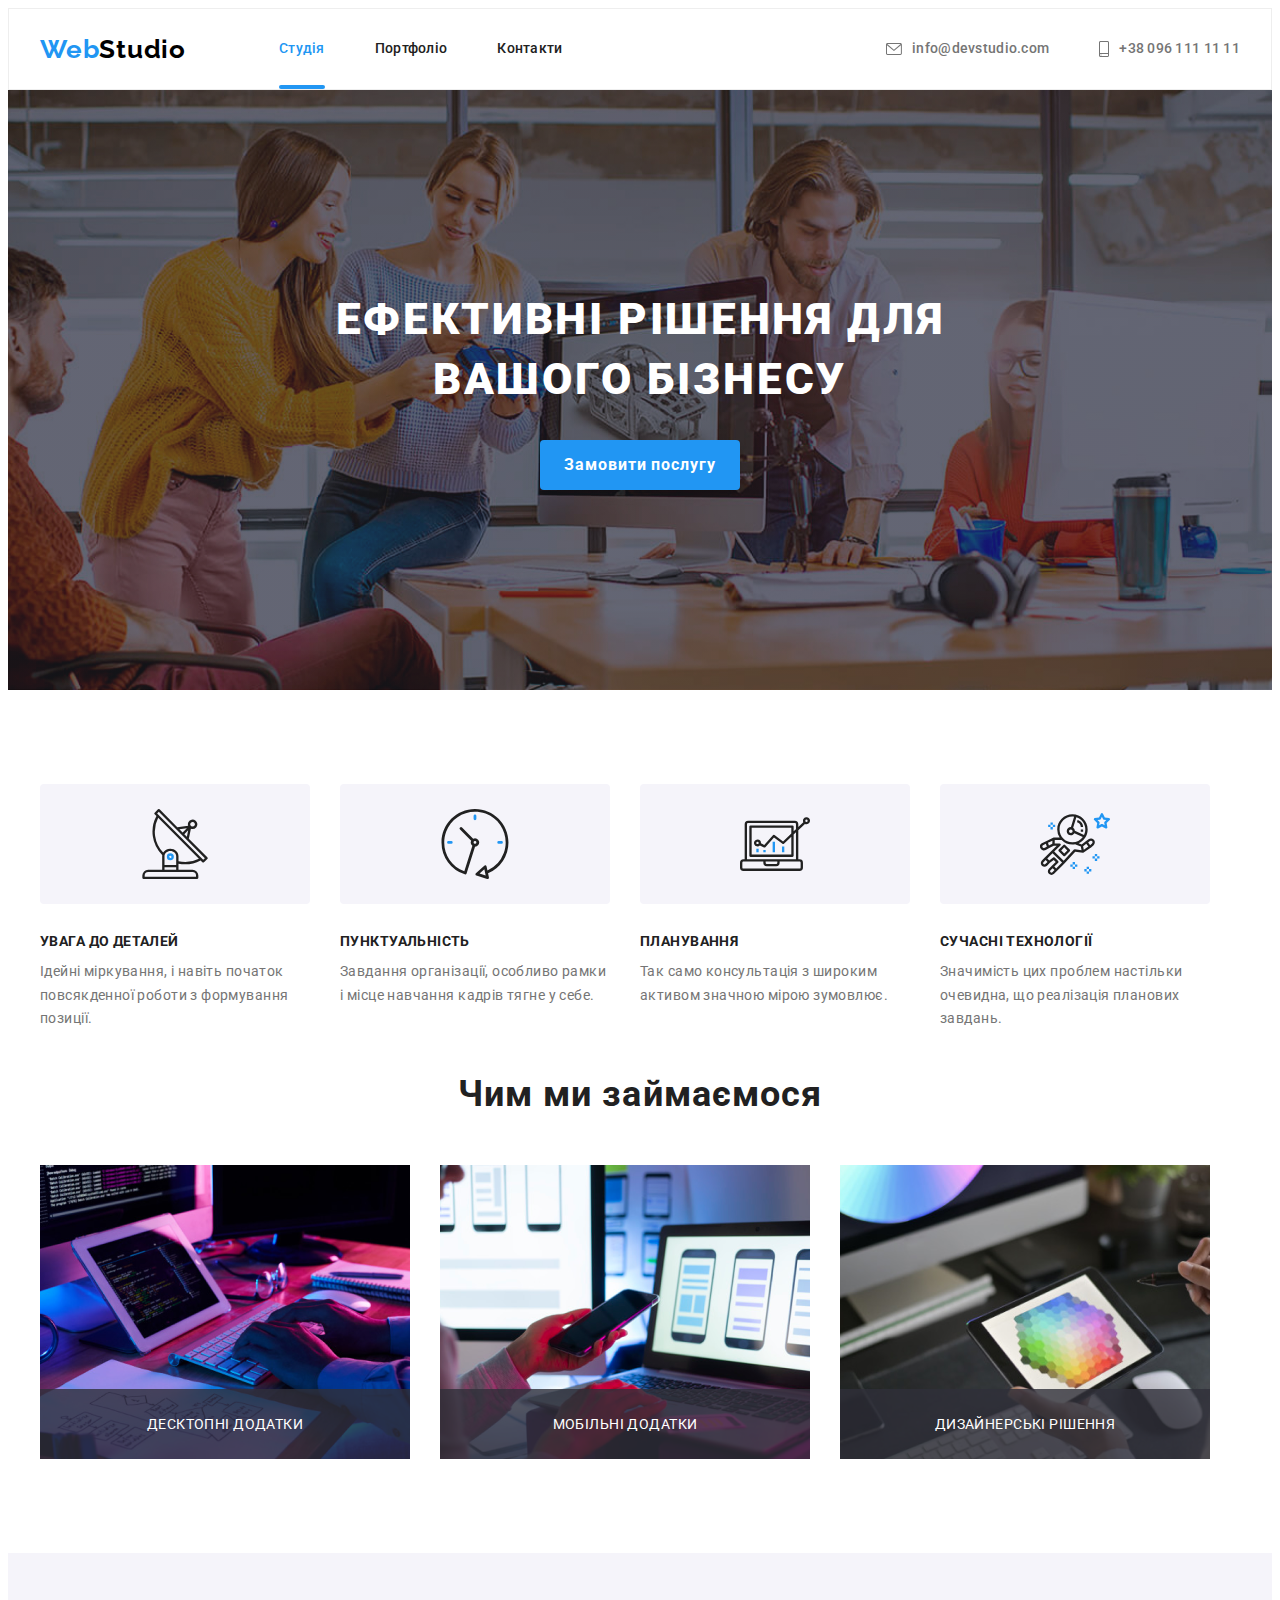
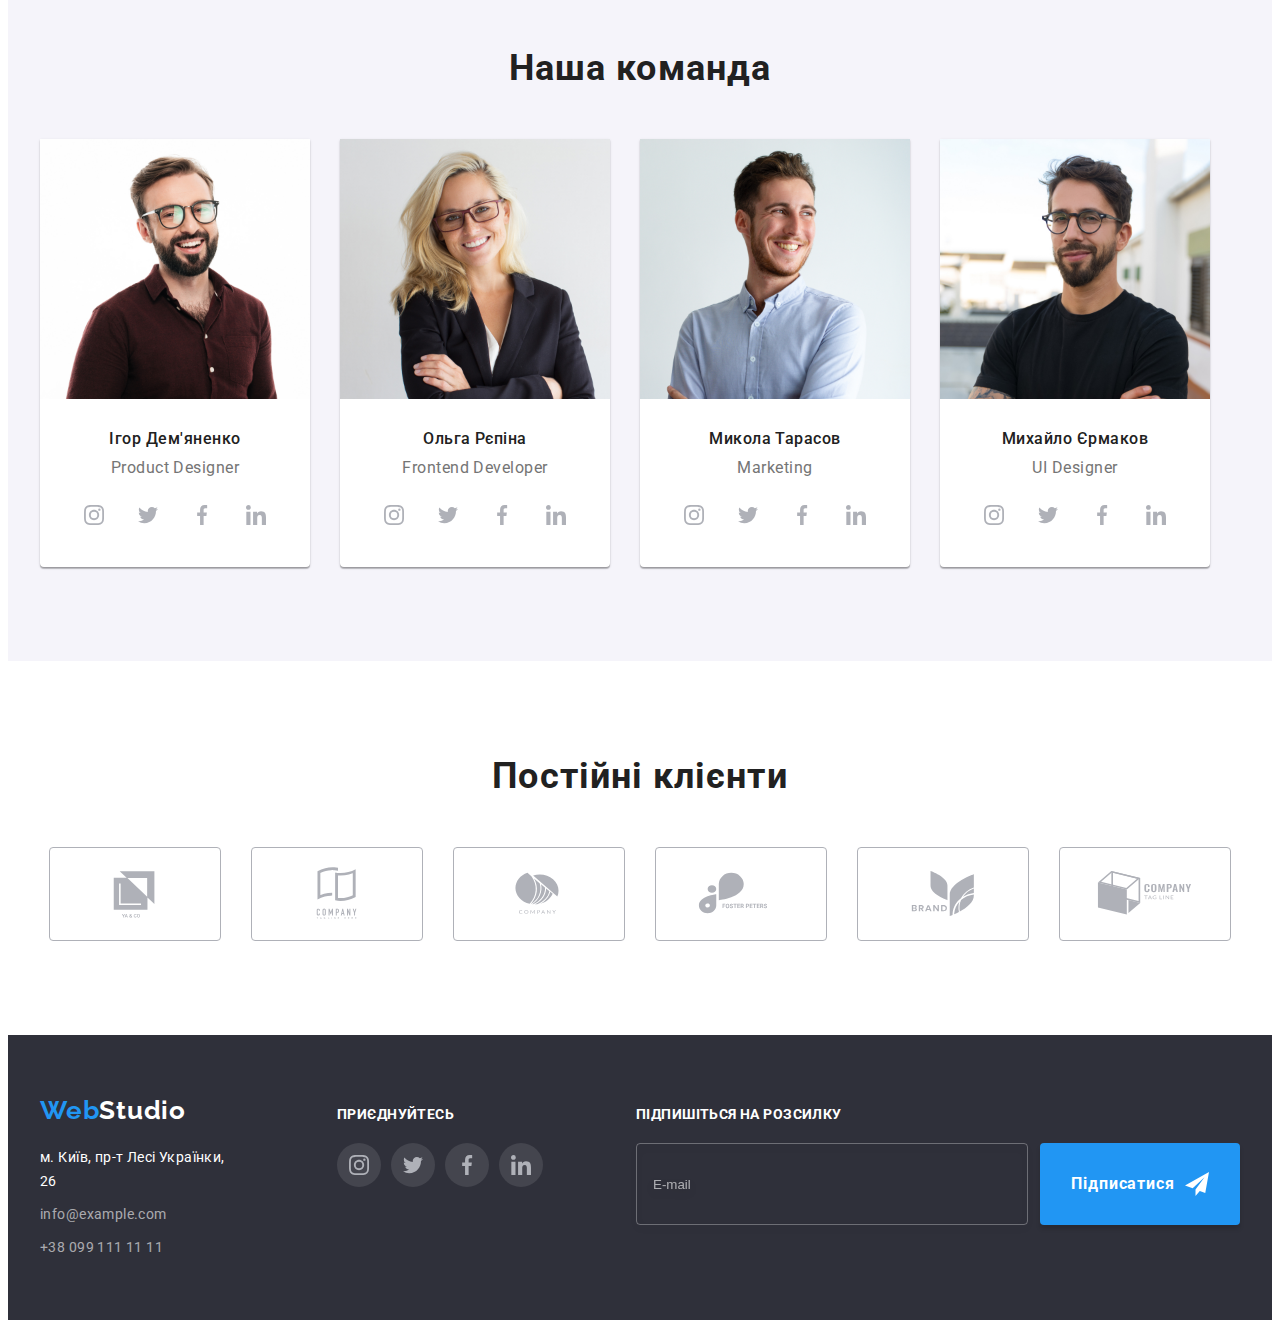
<file: index.html>
<!DOCTYPE html>
<html lang="ua">
<head>
    <meta charset="UTF-8">
    <meta http-equiv="X-UA-Compatible" content="IE=edge">
    <meta name="viewport" content="width=device-width, initial-scale=1.0">
    <title>Студія</title>
    <link rel="preconnect" href="https://fonts.googleapis.com">
    <link rel="preconnect" href="https://fonts.gstatic.com" crossorigin>
    <link href="https://fonts.googleapis.com/css2?family=Raleway:wght@700&family=Roboto:wght@400;500;700;900&display=swap"
        rel="stylesheet">
    <link rel="stylesheet" href="https://cdnjs.cloudflare.com/ajax/libs/modern-normalize/1.1.0/modern-normalize.min.css"
            integrity="sha512-wpPYUAdjBVSE4KJnH1VR1HeZfpl1ub8YT/NKx4PuQ5NmX2tKuGu6U/JRp5y+Y8XG2tV+wKQpNHVUX03MfMFn9Q=="
            crossorigin="anonymous" referrerpolicy="no-referrer" />
    <link rel="stylesheet" href="./css/styles.css">
</head>
<body>
    <!-- HEADER -->
    <header class="header">
       <div class="container header-container">
           <nav class="nav-header">
                <a class="link logo logo-header" href="./index.html" lang="en">
                <span class="logo-first-part">Web</span><span class="logo-second-part-theme-light">Studio</span>
                </a>
                <ul class="main-information-list list">
                    <li class="main-information-item">
                        <a class="main-information-link current link" href="./index.html">Студія</a>
                    </li>
                    <li class="main-information-item">
                        <a class="main-information-link link" href="./portfolio.html">Портфоліо</a>
                    </li>
                    <li class="main-information-item">
                        <a class="main-information-link link" href="">Контакти</a>
                    </li>
                </ul>
            </nav>
            <ul class="contacts list">
                <li class="contact-item">
                    <a class="contact-mail contact-link link" href="mailto:info@devstudio.com">
                        <svg class="contact-icon" width="16" height="12">
                            <use href="./images/icons.svg#envelope">
                            </use>                       
                        </svg> 
                    info@devstudio.com 
                </a>
                </li>
                <li class="contact-item">
                    <a class="contact-number contact-link link" href="tel:+380961111111"> 
                        <svg class="contact-icon" width="10" height="16">
                            <use href="./images/icons.svg#smartphone">
                            </use>
                        </svg>
                        +38 096 111 11 11 </a>
                </li>
            </ul>
        </div>
    </header>
    <main>
        <!-- HERO -->
        <section class="hero">
            <div class="container">
                <h1 class="tittle"> Ефективні рішення для вашого бізнесу </h1>
                <button class="modal-btn" type="button" data-modal-open>Замовити послугу</button>
            </div>
        </section>
        <!-- ADVANTAGES -->
        <section class="section">
           <div class="container">
               <h2 class="visually-hidden"> Наші переваги </h2>
            <ul class="advantages-list list">
                <li class="advantages-list-item">
                    <div class="advantages-frame">
                        <svg class="advantages-icons" width="70" height="70">
                            <use href="./images/icons.svg#antenna">
                            </use>
                        </svg>
                    </div>
                    <h3 class="advantages-item">Увага до деталей</h3>
                    <p class="advantages-discription">Ідейні міркування, і навіть початок повсякденної роботи з формування позиції.</p>
                </li>
                <li class="advantages-list-item">
                    <div class="advantages-frame">
                        <svg class="advantages-icons" width="70" height="70">
                            <use href="./images/icons.svg#clock">
                            </use>
                        </svg>
                    </div>
                    <h3 class="advantages-item">Пунктуальність</h3>
                    <p class="advantages-discription">Завдання організації, особливо рамки і місце навчання кадрів тягне у себе.
                    </p>
                </li>
                <li class="advantages-list-item">
                    <div class="advantages-frame">
                        <svg class="advantages-icons" width="70" height="70">
                            <use href="./images/icons.svg#diagram">
                            </use>
                        </svg>
                    </div>
                    <h3 class="advantages-item">Планування</h3>
                    <p class="advantages-discription">Так само консультація з широким активом значною мірою зумовлює.</p>
                </li>
                <li class="advantages-list-item">
                    <div class="advantages-frame">
                        <svg class="advantages-icons" width="70" height="70">
                            <use href="./images/icons.svg#astronaut">
                            </use>
                        </svg>
                    </div>                   
                    <h3 class="advantages-item">Сучасні технології</h3>
                    <p class="advantages-discription">Значимість цих проблем настільки очевидна, що реалізація планових завдань. 
                    </p>
                </li>
            </ul>
            </div>
            </section>
            <!-- ABOUT -->
            <section class="about section">
                <div class="container">
                    <h2 class="about-our-business">Чим ми займаємося</h2>
                    <ul class="about-list list">
                        <li class="about-item">
                            <div class="about-img-box">
                                <img class="about-img" src="./images/business/business-img-1.png"
                                alt="працівник набирає текст" width="370" height="294">
                                <div class="about-discription"><p>Десктопні додатки</p>
                                </div>
                            </div>
                        </li>
                        <li class="about-item">
                            <div class="about-img-box">
                                <img class="about-img" src="./images/business/business-img-2.png"
                                alt="працівник обирає макет" width="370" height="294">
                                <div class="about-discription"><p>Мобільні додатки</p>
                                </div>
                            </div>
                        </li>
                        <li class="about-item">
                            <div class="about-img-box"><img class="about-img" src="./images/business/business-img-3.png"
                                alt="працівник обирає колір" width="370" height="294">
                                <div class="about-discription"><p>Дизайнерські рішення</p>
                                </div>
                            </div>
                        </li>
                    </ul>       
        </div>
        </section>
        <!-- EMPLOYEES -->
        <section class="employees section">
            <div class="container employees-container">
                <h2 class="our-employees">Наша команда</h2>
                <ul class="employees-list list">
                    <li class="employees-item">
                        <img class="employees-img" src="./images/employees/product_designer.jpg" alt="Ігор Дем'яненко" width="270"
                            height="260">
                        <div class="employees-information">
                            <h3 class="employees-name">Ігор Дем'яненко</h3>
                            <p class="employees-position" lang="en">Product Designer</p>
                            <ul class="socials-list list">
                                <li class="socials-item">
                                    <a class="socials-link link" href="" target="_blank" rel="noopener noreferrer" aria-label="іконка Instagram">
                                        <svg class="socials-icon" width="20" height="20">
                                            <use href="./images/icons.svg#instagram"></use>
                                        </svg>
                                    </a>
                                </li>
                                <li class="socials-item">
                                    <a class="socials-link link" href="" target="_blank" rel="noopener noreferrer" aria-label="іконка Twitter">
                                        <svg class="socials-icon" width="20" height="20">
                                            <use href="./images/icons.svg#twitter"></use>
                                        </svg>
                                    </a>
                                </li>
                                <li class="socials-item">
                                    <a class="socials-link link" href="" target="_blank" rel="noopener noreferrer" aria-label="іконка Facebook">
                                        <svg class="socials-icon" width="20" height="20">
                                            <use href="./images/icons.svg#facebook"></use>
                                        </svg>
                                    </a>
                                </li>
                                <li class="socials-item">
                                    <a class="socials-link link" href="" target="_blank" rel="noopener noreferrer" aria-label="іконка Linkedin">
                                        <svg class="socials-icon" width="20" height="20">
                                            <use href="./images/icons.svg#linkedin"></use>
                                        </svg>
                                    </a>
                                </li>
                            </ul>
                        </div>
                        
                    </li>
                    <li class="employees-item">
                        <img class="employees-img" src="./images/employees/frontend_developer.jpg" alt="Ольга Рєпіна" width="270"
                            height="260">
                        <div class="employees-information">
                            <h3 class="employees-name">Ольга Рєпіна</h3>
                            <p class="employees-position" lang="en">Frontend Developer</p>
                            <ul class="socials-list list">
                                <li class="socials-item">
                                    <a class="socials-link link" href="" target="_blank" rel="noopener noreferrer" aria-label="іконка Instagram">
                                        <svg class="socials-icon" width="20" height="20">
                                            <use href="./images/icons.svg#instagram"></use>
                                        </svg>
                                    </a>
                                </li>
                                <li class="socials-item">
                                    <a class="socials-link link" href="" target="_blank" rel="noopener noreferrer" aria-label="іконка Twitter">
                                        <svg class="socials-icon" width="20" height="20">
                                            <use href="./images/icons.svg#twitter"></use>
                                        </svg>
                                    </a>
                                </li>
                                <li class="socials-item">
                                    <a class="socials-link link" href="" target="_blank" rel="noopener noreferrer" aria-label="іконка Facebook">
                                        <svg class="socials-icon" width="20" height="20">
                                            <use href="./images/icons.svg#facebook"></use>
                                        </svg>
                                    </a>
                                </li>
                                <li class="socials-item">
                                    <a class="socials-link link" href="" target="_blank" rel="noopener noreferrer" aria-label="іконка Linkedin">
                                        <svg class="socials-icon" width="20" height="20">
                                            <use href="./images/icons.svg#linkedin"></use>
                                        </svg>
                                    </a>
                                </li>
                            </ul>
                        </div>
                        
                    </li>
                    <li class="employees-item">
                        <img class="employees-img" src="./images/employees/marketing.jpg" alt="Микола Тарасов" width="270"
                            height="260">
                        <div class="employees-information">
                            <h3 class="employees-name">Микола Тарасов</h3>
                            <p class="employees-position" lang="en">Marketing</p>
                            <ul class="socials-list list">
                                <li class="socials-item">
                                    <a class="socials-link link" href="" target="_blank" rel="noopener noreferrer" aria-label="іконка Instagram">
                                        <svg class="socials-icon" width="20" height="20">
                                            <use href="./images/icons.svg#instagram"></use>
                                        </svg>
                                    </a>
                                </li>
                                <li class="socials-item">
                                    <a class="socials-link link" href="" target="_blank" rel="noopener noreferrer" aria-label="іконка Twitter">
                                        <svg class="socials-icon" width="20" height="20">
                                            <use href="./images/icons.svg#twitter"></use>
                                        </svg>
                                    </a>
                                </li>
                                <li class="socials-item">
                                    <a class="socials-link link" href="" target="_blank" rel="noopener noreferrer" aria-label="іконка Facebook">
                                        <svg class="socials-icon" width="20" height="20">
                                            <use href="./images/icons.svg#facebook"></use>
                                        </svg>
                                    </a>
                                </li>
                                <li class="socials-item">
                                    <a class="socials-link link" href="" target="_blank" rel="noopener noreferrer" aria-label="іконка Linkedin">
                                        <svg class="socials-icon" width="20" height="20">
                                            <use href="./images/icons.svg#linkedin"></use>
                                        </svg>
                                    </a>
                                </li>
                            </ul>
                        </div>                       
                    </li>
                    <li class="employees-item">
                        <img class="employees-img" src="./images/employees/uI_designer.jpg" alt="Михайло Єрмаков" width="270"
                            height="260">
                        <div class="employees-information">
                            <h3 class="employees-name">Михайло Єрмаков</h3>
                            <p class="employees-position" lang="en">UI Designer</p>
                            <ul class="socials-list list">
                                <li class="socials-item">
                                    <a class="socials-link link" href="" target="_blank" rel="noopener noreferrer" aria-label="іконка Instagram">
                                        <svg class="socials-icon" width="20" height="20">
                                            <use href="./images/icons.svg#instagram"></use>
                                        </svg>
                                    </a>
                                </li>
                                <li class="socials-item">
                                    <a class="socials-link link" href="" target="_blank" rel="noopener noreferrer" aria-label="іконка Twitter">
                                        <svg class="socials-icon" width="20" height="20">
                                            <use href="./images/icons.svg#twitter"></use>
                                        </svg>
                                    </a>
                                </li>
                                <li class="socials-item">
                                    <a class="socials-link link" href="" target="_blank" rel="noopener noreferrer" aria-label="іконка Facebook">
                                        <svg class="socials-icon" width="20" height="20">
                                            <use href="./images/icons.svg#facebook"></use>
                                        </svg>
                                    </a>
                                </li>
                                <li class="socials-item">
                                    <a class="socials-link link" href="" target="_blank" rel="noopener noreferrer" aria-label="іконка Linkedin">
                                        <svg class="socials-icon" width="20" height="20">
                                            <use href="./images/icons.svg#linkedin"></use>
                                        </svg>
                                    </a>
                                </li>
                            </ul>
                        </div>
                    </li>
                </ul>
            </div>
        </section>
        <section class="customers section">
            <div class="container">
                <h2 class="our-customers">Постійні клієнти</h2>
                <ul class="list customers-list">
                    <li class="customers-item">
                        <a class="customers-link" href="" target="_blank" rel="noopener noreferrer">
                            <svg class="customers-icons" width="106" height="60">
                                <use href="./images/icons.svg#logo-1">
                                </use>
                            </svg>
                        </a>                        
                    </li>
                    <li class="customers-item">
                        <a class="customers-link" href="" target="_blank" rel="noopener noreferrer">
                            <svg class="customers-icons" width="106" height="60">
                                <use href="./images/icons.svg#logo-2">
                                </use>
                            </svg>
                        </a>                       
                    </li>
                    <li class="customers-item">
                        <a class="customers-link" href="" target="_blank" rel="noopener noreferrer">
                            <svg class="customers-icons" width="106" height="60">
                                <use href="./images/icons.svg#logo-3">
                                </use>
                            </svg>
                        </a>
                        
                    </li>
                    <li class="customers-item">
                        <a class="customers-link" href="" target="_blank" rel="noopener noreferrer">
                            <svg class="customers-icons" width="106" height="60">
                                <use href="./images/icons.svg#logo-4">
                                </use>
                            </svg>
                        </a>                       
                    </li>
                    <li class="customers-item">
                        <a class="customers-link" href="" target="_blank" rel="noopener noreferrer">
                            <svg class="customers-icons" width="106" height="60">
                                <use href="./images/icons.svg#logo-5">
                                </use>
                            </svg>
                        </a>                       
                    </li>
                    <li class="customers-item">
                        <a class="customers-link" href="" target="_blank" rel="noopener noreferrer">
                            <svg class="customers-icons" width="106" height="60">
                                <use href="./images/icons.svg#logo-6">
                                </use>
                            </svg>
                        </a>                        
                    </li>
                </ul>
            </div>
        </section>
    </main>
    <!-- FOOTER -->
    <footer class="footer">
        <div class="container footer-container">
            <div class="footer-main">
                <a class="logo link" href="./index.html" lang="en">
                    <span class="logo-first-part">Web</span><span class="logo-second-part-theme-dark">Studio</span>
                </a>
                <address class="address">
                    <ul class="contact-info-list list">
                        <li class="contact-info-item"><a class="contact-info-link contact-info-link-address link"
                                href="https://goo.gl/maps/YMytQSWN1X3MKWsU9" target="_blank" rel="noopener noreferrer">
                                м. Київ, пр-т Лесі Українки, 26</a>
                        </li>
                        <li class="contact-info-item">
                            <a class="contact-info-link link" href="mailto:info@example.com">info@example.com </a>
                        </li>
                        <li class="contact-info-item">
                            <a class="contact-info-link link" href="tel:+380991111111"> +38 099 111 11 11 </a>
                        </li>
                    </ul>
                </address>
            </div>
            <div class="join">
                <h2 class="to-join">приєднуйтесь</h2>
                <ul class="socials-list list">
                    <li class="socials-item">
                        <a class="socials-link socials-link-dark-theme link" href="" target="_blank" rel="noopener noreferrer" aria-label="іконка Instagram">
                            <svg class="socials-icon" width="20" height="20">
                                <use href="./images/icons.svg#instagram"></use>
                            </svg>
                        </a>
                    </li>
                    <li class="socials-item">
                        <a class="socials-link socials-link-dark-theme link" href="" target="_blank" rel="noopener noreferrer" aria-label="іконка Twitter">
                            <svg class="socials-icon" width="20" height="20">
                                <use href="./images/icons.svg#twitter"></use>
                            </svg>
                        </a>
                    </li>
                    <li class="socials-item">
                        <a class="socials-link socials-link-dark-theme link" href="" target="_blank" rel="noopener noreferrer" aria-label="іконка Facebook">
                            <svg class="socials-icon" width="20" height="20">
                                <use href="./images/icons.svg#facebook"></use>
                            </svg>
                        </a>
                    </li>
                    <li class="socials-item">
                        <a class="socials-link socials-link-dark-theme link" href="" target="_blank" rel="noopener noreferrer" aria-label="іконка Linkedin">
                            <svg class="socials-icon" width="20" height="20">
                                <use href="./images/icons.svg#linkedin"></use>
                            </svg>
                        </a>
                    </li>
                </ul>
            </div>
            <div class="join-form-box">
                <p class="to-join">Підпишіться на розсилку</p>
                <form class="join-form">
                    <label class="join-form-label" for="join-user-email">E-mail</label>
                    <div class="join-form-field">
                        <input class="join-form-input" id="join-user-email" type="email" name="join-user-email" placeholder="E-mail">
                        <button class="modal-btn join-form-btn" type="submit">Підписатися
                            <svg class="join-form-icon" width="24" height="24">
                                <use href="./images/icons.svg#icon-send"></use>
                            </svg>
                        </button>
                    </div>
                </form>
            </div>
        </div>
    </footer>

<div class="backdrop is-hidden" data-modal>
    <div class="modal">
        <button type="button" class="modal-btn-close" data-modal-close>
            <svg class="modal-icon" width="18" height="18">
                <use href="./images/icons.svg#icon-close"></use>
            </svg>
        </button>
        <p class="contact-form-request">Залиште свої дані, ми вам передзвонимо</p>
        <form name="contact-form" autocomplete="off" class="contact-form">
            <label class="form-label" for="user-name">Ім'я</label>
            <div class="form-field">               
                <input class="form-input" id="user-name" type="text" name="user-name">
                <svg class="form-icon" width="18" height="18">
                    <use href="./images/icons.svg#icon-name"></use>
                </svg>
            </div>

            <label class="form-label" for="user-phone">Телефон</label>
            <div class="form-field">                
                <input class="form-input" id="user-phone" type="tel" name="user-phone">
                <svg class="form-icon" width="18" height="18">
                    <use href="./images/icons.svg#icon-phone-black"></use>
                </svg>
            </div>

            <label class="form-label" for="user-email">Пошта</label>
            <div class="form-field">                
                <input class="form-input" id="user-email" type="email" name="user-email">
                <svg class="form-icon" width="18" height="18">
                    <use href="./images/icons.svg#icon-email"></use>
                </svg>
            </div>

            <div class="form-field">
                <label class="form-label" for="user-comment">Коментар</label>
                <textarea class="form-input form-textarea" name="user-comment" id="user-comment" placeholder="Введіть текст" ></textarea>
            </div>

            <div class="form-field-checkbox">
                <input class="form-input-checkbox" id="user-agreement" type="checkbox" name="user-agreement">
                <svg class="checkbox-icon" width="16" height="15">
                    <use href="./images/icons.svg#icon-check"></use>
                </svg>               
                <label class="form-label-checkbox" for="user-agreement">Погоджуюся з розсилкою та приймаю 
                    <a href="#" class="checkbox-contract">Умови договору</a>
                </label>
            </div>
            <button type="submit" class="modal-btn">Відправити</button>
        </form>
    </div>
</div>

    <script src="./js/modal.js"></script>
</body>
</html>
</file>
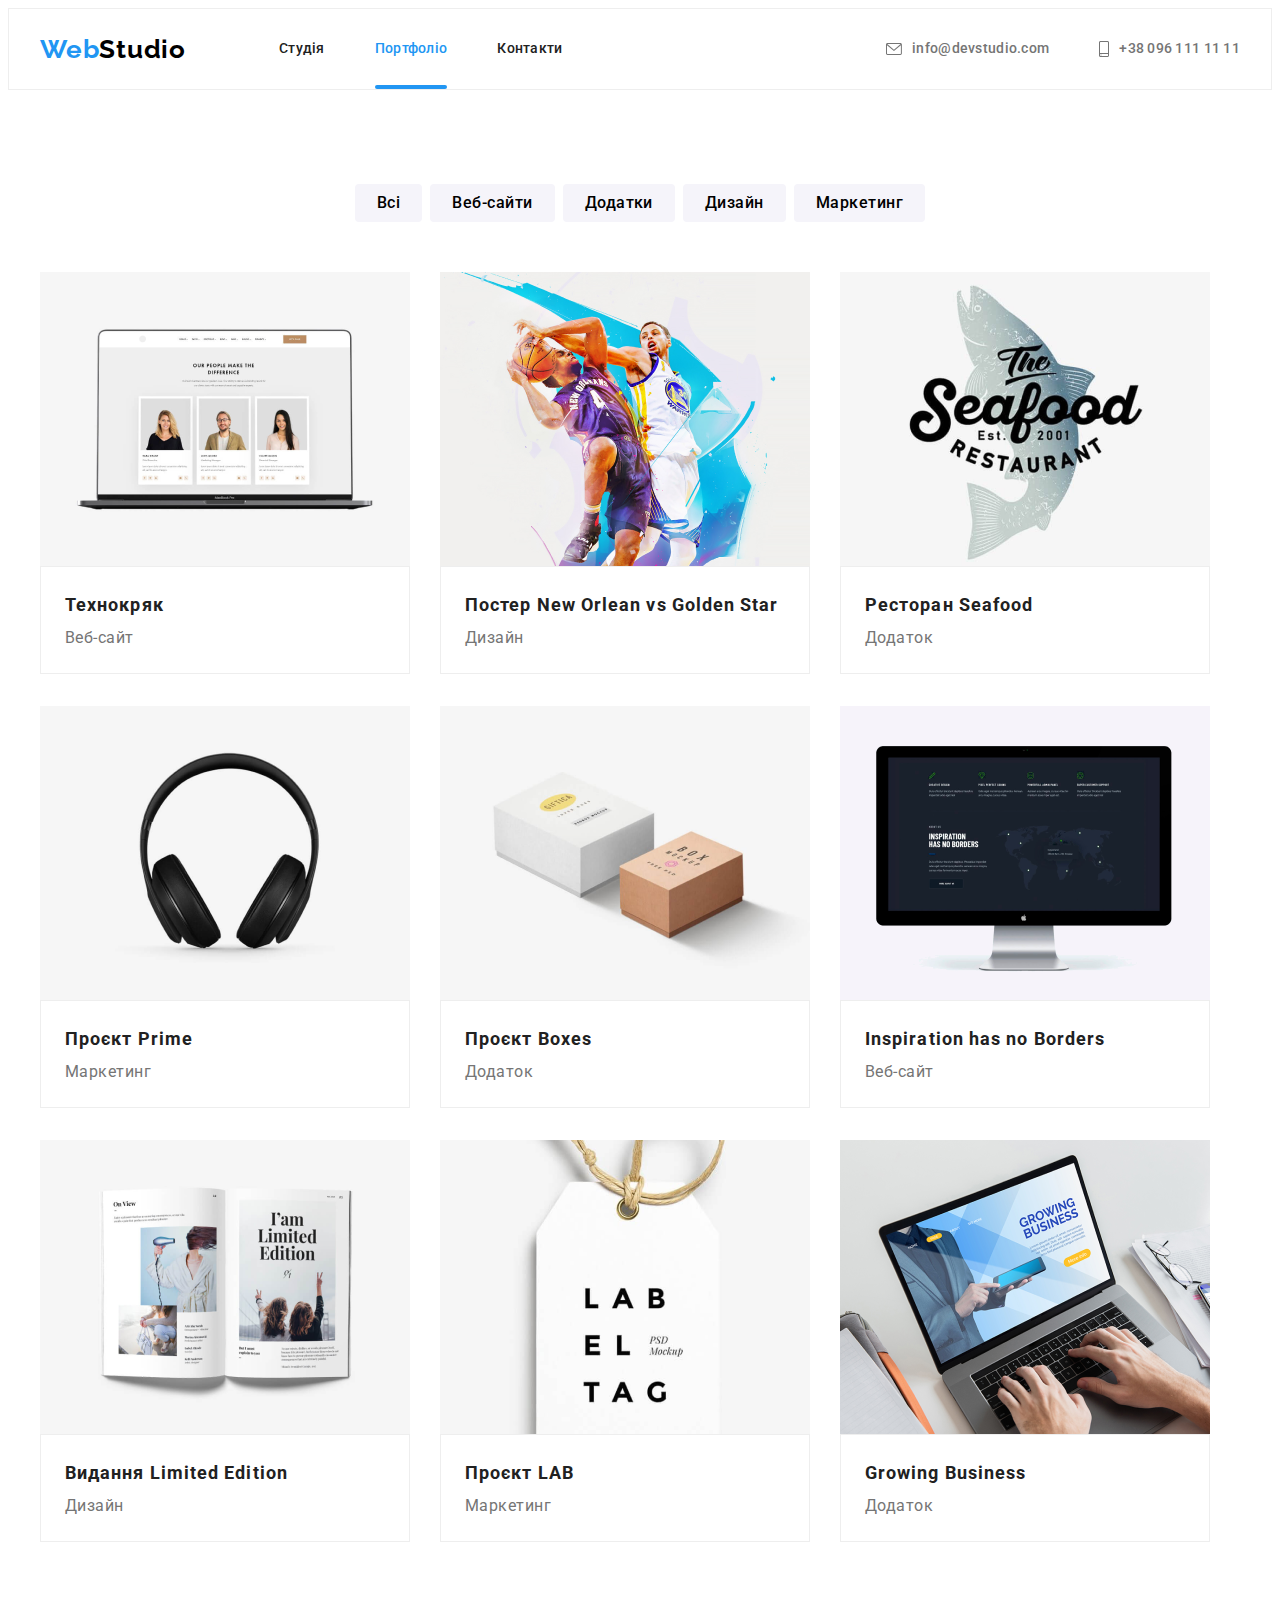
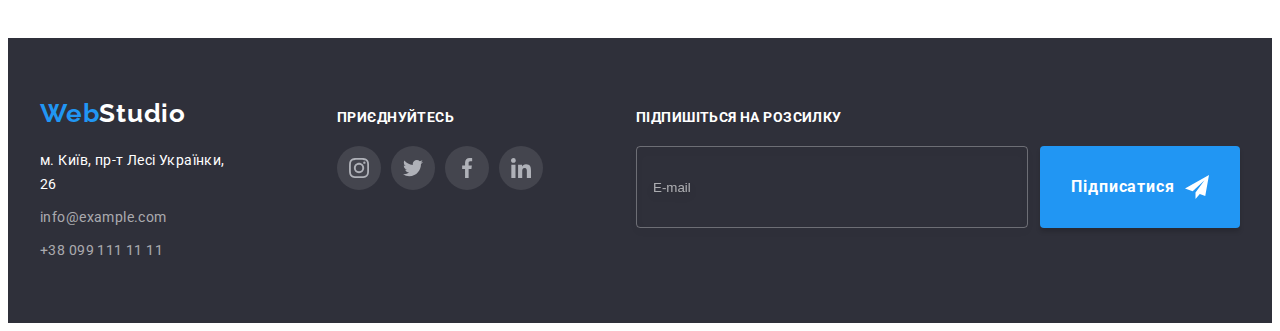
<file: portfolio.html>
<!DOCTYPE html>
<html lang="ua">
<head>
    <meta charset="UTF-8">
    <meta http-equiv="X-UA-Compatible" content="IE=edge">
    <meta name="viewport" content="width=device-width, initial-scale=1.0">
    <title>Портфоліо</title>
    <link rel="preconnect" href="https://fonts.googleapis.com">
    <link rel="preconnect" href="https://fonts.gstatic.com" crossorigin>
    <link href="https://fonts.googleapis.com/css2?family=Raleway:wght@700&family=Roboto:wght@400;500;700;900&display=swap"
        rel="stylesheet">
    <link rel="stylesheet" href="https://cdnjs.cloudflare.com/ajax/libs/modern-normalize/1.1.0/modern-normalize.min.css"
        integrity="sha512-wpPYUAdjBVSE4KJnH1VR1HeZfpl1ub8YT/NKx4PuQ5NmX2tKuGu6U/JRp5y+Y8XG2tV+wKQpNHVUX03MfMFn9Q=="
        crossorigin="anonymous" referrerpolicy="no-referrer" />
    <link rel="stylesheet" href="./css/styles.css">
</head>
<body>
    <!-- HEADER -->
    <header class="header">
        <div class="container header-container">
            <nav class="nav-header">
                <a class="link logo logo-header" href="./index.html" lang="en">
                    <span class="logo-first-part">Web</span><span class="logo-second-part-theme-light">Studio</span>
                </a>
                <ul class="main-information-list list">
                    <li class="main-information-item">
                        <a class="main-information-link link" href="./index.html">Студія</a>
                    </li>
                    <li class="main-information-item">
                        <a class="main-information-link current link" href="./portfolio.html">Портфоліо</a>
                    </li>
                    <li class="main-information-item">
                        <a class="main-information-link link" href="">Контакти</a>
                    </li>
                </ul>
            </nav>
            <ul class="contacts list">
                <li class="contact-item">
                    <a class="contact-mail contact-link link" href="mailto:info@devstudio.com">
                        <svg class="contact-icon" width="16" height="12">
                            <use href="./images/icons.svg#envelope">
                            </use>
                        </svg>
                        info@devstudio.com
                    </a>
                </li>
                <li class="contact-item">
                    <a class="contact-number contact-link link" href="tel:+380961111111">
                        <svg class="contact-icon" width="10" height="16">
                            <use href="./images/icons.svg#smartphone">
                            </use>
                        </svg>
                        +38 096 111 11 11 </a>
                </li>
            </ul>
        </div>
    </header>
    <main>
        <!-- PORTFOLIO -->
        <section class="section">
            <div class="container">
                <h1 class="visually-hidden">Портфоліо</h1>               
                <ul class="list menu-list">
                    <li class="menu-item">
                        <button class="menu-item-btn" type="button">Всі</button>
                    </li>
                    <li class="menu-item">
                        <button class="menu-item-btn" type="button">Веб-сайти</button>
                    <li class="menu-item">
                        <button class="menu-item-btn" type="button">Додатки</button>
                    </li>
                    <li class="menu-item">
                        <button class="menu-item-btn" type="button">Дизайн</button>
                    </li>
                    <li class="menu-item">
                        <button class="menu-item-btn" type="button">Маркетинг</button>
                    </li>
                </ul>                               
                <ul class="projects-list list">
                    <li class="projects-item">
                        <a class="projects-link link" href="" target="_blank" rel="noopener noreferrer">
                           <div class="project-purpose-image">
                            <img class="project-img" src="./images/portfolio/project-1-img.png" alt="відкритий веб-сайт на ноутбуці" width="370" height="294">
                            <div class="project-purpose">
                                <p>Ресурс пропонує комплексні пропозиції з різним рівнем функціоналу та сервісів. Все це дозволить відвідувачу отримати вичерпні відомості про компанію чи приватну особу.

                                </p>
                            </div>
                           </div> 
                            <div class="projects-discription">
                                <h2 class="project-name">Технокряк</h2>
                                <p class="project-type">Веб-сайт</p>
                            </div>
                        </a>
                    </li>
                    <li class="projects-item">
                        <a class="projects-link link" href="" target="_blank" rel="noopener noreferrer">
                            <div class="project-purpose-image">
                            <img class="project-img" src="./images/portfolio/project-2-img.png" alt="два баскетболіста грають" width="370"
                                height="294">
                            <div class="project-purpose">
                                    <p>Ресурс пропонує комплексні пропозиції з різним рівнем функціоналу та сервісів. Все це дозволить відвідувачу
                                        отримати вичерпні відомості про компанію чи приватну особу.
                                
                                    </p>
                                </div>
                                </div>
                            <div class="projects-discription">
                                <h2 class="project-name">Постер New Orlean vs Golden Star</h2>
                                <p class="project-type">Дизайн</p>
                            </div>
                        </a>                        
                    </li>
                    <li class="projects-item">
                        <a class="projects-link link" href="" target="_blank" rel="noopener noreferrer">
                            <div class="project-purpose-image">
                            <img src="./images/portfolio/project-3-img.png" class="project-img" alt="емблема ресторану Seafood" width="370"
                                height="294">
                                <div class="project-purpose">
                                <p>Ресурс пропонує комплексні пропозиції з різним рівнем функціоналу та сервісів. Все це дозволить відвідувачу отримати вичерпні відомості про компанію чи приватну особу.

                                </p>
                            </div>
                                </div>
                            <div class="projects-discription">
                                <h2 class="project-name">Ресторан Seafood</h2>
                                <p class="project-type">Додаток</p>
                            </div>
                        </a>                       
                    </li>
                    <li class="projects-item">
                        <a class="projects-link link" href="" target="_blank" rel="noopener noreferrer">
                            <div class="project-purpose-image">
                            <img class="project-img" src="./images/portfolio/project-4-img.png" alt="навушники" width="370" height="294">
                            <div class="project-purpose">
                                <p>Ресурс пропонує комплексні пропозиції з різним рівнем функціоналу та сервісів. Все це дозволить відвідувачу отримати вичерпні відомості про компанію чи приватну особу.

                                </p>
                            </div>
                            </div>
                            <div class="projects-discription">
                                <h2 class="project-name">Проєкт Prime</h2>
                                <p class="project-type">Маркетинг</p>
                            </div>
                        </a>                                              
                    </li>
                    <li class="projects-item">
                        <a class="projects-link link" href="" target="_blank" rel="noopener noreferrer">
                            <div class="project-purpose-image">
                            <img class="project-img" src="./images/portfolio/project-5-img.png" alt="дві коробки" width="370" height="294">
                            <div class="project-purpose">
                                <p>Ресурс пропонує комплексні пропозиції з різним рівнем функціоналу та сервісів. Все це дозволить відвідувачу отримати вичерпні відомості про компанію чи приватну особу.

                                </p>
                            </div>
                            </div>
                            <div class="projects-discription">
                                <h2 class="project-name">Проєкт Boxes</h2>
                                <p class="project-type">Додаток</p>
                            </div>
                        </a>                          
                    </li>
                    <li class="projects-item">
                        <a class="projects-link link" href="" target="_blank" rel="noopener noreferrer">
                            <div class="project-purpose-image">
                            <img class="project-img" src="./images/portfolio/project-6-img.png" alt="відкритий веб-сайт на мониторі" width="370"
                                height="294">
                                <div class="project-purpose">
                                <p>Ресурс пропонує комплексні пропозиції з різним рівнем функціоналу та сервісів. Все це дозволить відвідувачу отримати вичерпні відомості про компанію чи приватну особу.

                                </p>
                            </div>
                            </div>
                            <div class="projects-discription">
                                <h2 class="project-name">Inspiration has no Borders</h2>
                                <p class="project-type">Веб-сайт</p>
                            </div>
                        </a>                                                  
                    </li>
                    <li class="projects-item">
                        <a class="projects-link link" href="" target="_blank" rel="noopener noreferrer">
                            <div class="project-purpose-image">
                            <img class="project-img" src="./images/portfolio/project-7-img.png" alt="розворот журналу" width="370" height="294">
                            <div class="project-purpose">
                                <p>Ресурс пропонує комплексні пропозиції з різним рівнем функціоналу та сервісів. Все це дозволить відвідувачу отримати вичерпні відомості про компанію чи приватну особу.

                                </p>
                            </div>
                            </div>
                            <div class="projects-discription">
                                <h2 class="project-name">Видання Limited Edition</h2>
                                <p class="project-type">Дизайн</p>
                            </div>
                        </a>                                                 
                    </li>
                    <li class="projects-item">
                        <a class="projects-link link" href="" target="_blank" rel="noopener noreferrer">
                            <div class="project-purpose-image">
                            <img class="project-img" src="./images/portfolio/project-8-img.png" alt="етикетка" width="370" height="294">
                            <div class="project-purpose">
                                <p>Ресурс пропонує комплексні пропозиції з різним рівнем функціоналу та сервісів. Все це дозволить відвідувачу отримати вичерпні відомості про компанію чи приватну особу.

                                </p>
                            </div>
                            </div>
                            <div class="projects-discription">
                                <h2 class="project-name">Проєкт LAB</h2>
                                <p class="project-type">Маркетинг</p>
                            </div>
                        </a>                                                 
                    </li>
                    <li class="projects-item">
                        <a class="projects-link link" href="" target="_blank" rel="noopener noreferrer">
                            <div class="project-purpose-image">
                            <img class="project-img" src="./images/portfolio/project-9-img.png" alt="відкритий додаток на ноутбуці" width="370"
                                height="294">
                                <div class="project-purpose">
                                <p>Ресурс пропонує комплексні пропозиції з різним рівнем функціоналу та сервісів. Все це дозволить відвідувачу отримати вичерпні відомості про компанію чи приватну особу.

                                </p>
                            </div>
                            </div>
                            <div class="projects-discription">
                                <h2 class="project-name">Growing Business</h2>
                                <p class="project-type">Додаток</p>
                            </div>
                        </a>                                            
                    </li>
                </ul>                
            </div>
        </section>
    </main>
    <!-- FOOTER -->
    <footer class="footer">
        <div class="container footer-container">
            <div class="footer-main">
                <a class="logo link" href="./index.html" lang="en">
                    <span class="logo-first-part">Web</span><span class="logo-second-part-theme-dark">Studio</span>
                </a>
                <address class="address">
                    <ul class="contact-info-list list">
                        <li class="contact-info-item"><a class="contact-info-link contact-info-link-address link"
                                href="https://goo.gl/maps/YMytQSWN1X3MKWsU9" target="_blank" rel="noopener noreferrer">
                                м. Київ, пр-т Лесі Українки, 26</a>
                        </li>
                        <li class="contact-info-item">
                            <a class="contact-info-link link" href="mailto:info@example.com">info@example.com </a>
                        </li>
                        <li class="contact-info-item">
                            <a class="contact-info-link link" href="tel:+380991111111"> +38 099 111 11 11 </a>
                        </li>
                    </ul>
                </address>
            </div>
            <div class="join">
                <h2 class="to-join">приєднуйтесь</h2>
                <ul class="socials-list list">
                    <li class="socials-item">
                        <a class="socials-link socials-link-dark-theme link" href="" target="_blank" rel="noopener noreferrer"
                            aria-label="іконка Instagram">
                            <svg class="socials-icon" width="20" height="20">
                                <use href="./images/icons.svg#instagram"></use>
                            </svg>
                        </a>
                    </li>
                    <li class="socials-item">
                        <a class="socials-link socials-link-dark-theme link" href="" target="_blank" rel="noopener noreferrer"
                            aria-label="іконка Twitter">
                            <svg class="socials-icon" width="20" height="20">
                                <use href="./images/icons.svg#twitter"></use>
                            </svg>
                        </a>
                    </li>
                    <li class="socials-item">
                        <a class="socials-link socials-link-dark-theme link" href="" target="_blank" rel="noopener noreferrer"
                            aria-label="іконка Facebook">
                            <svg class="socials-icon" width="20" height="20">
                                <use href="./images/icons.svg#facebook"></use>
                            </svg>
                        </a>
                    </li>
                    <li class="socials-item">
                        <a class="socials-link socials-link-dark-theme link" href="" target="_blank" rel="noopener noreferrer"
                            aria-label="іконка Linkedin">
                            <svg class="socials-icon" width="20" height="20">
                                <use href="./images/icons.svg#linkedin"></use>
                            </svg>
                        </a>
                    </li>
                </ul>
            </div>
            <div class="join-form-box">
                <p class="to-join">Підпишіться на розсилку</p>
                <form class="join-form">
                    <label class="join-form-label" for="user-email">E-mail</label>
                    <div class="join-form-field">
                        <input class="join-form-input" id="user-email" type="email" name="user-email" placeholder="E-mail">
                        <button class="modal-btn join-form-btn" type="submit">Підписатися
                            <svg class="join-form-icon" width="24" height="24">
                                <use href="./images/icons.svg#icon-send"></use>
                            </svg>
                        </button>
                    </div>
                </form>
            </div>
        </div>
    </footer>
</body>
</html>
</file>
<file: css/styles.css>
:root {
  --main-font-family: 'Roboto', sans-serif;
  --secondary-font-family: 'Raleway', sans-serif;
  --main-color: #212121;
  --main-color-theme-dark: #ffffff;
  --secondary-color: #757575;
  --color-logo-first-part: #2196f3;
  --color-logo-second-part-theme-light: #000000;
  --color-logo-second-part-theme-dark: #ffffff;
  --hover-focus-color: #2196f3;
  --button-background-hover-focus-color: #188ce8;
  --button-background-color: #2196f3;
  --address-color: rgba(255, 255, 255, 0.6);
  --button-background-color-portfolio: #f5f4fa;
  --main-background-color: #ffffff;
  --dark-background-color: #2F303A;
  --secondary-light-background: #F5F4FA;
  --hover-card-color: rgba(33, 150, 243, 0.9);
  --modal-main-background: rgba(0, 0, 0, 0.2);
  --modal-btn-close-frame: rgba(0, 0, 0, 0.1);
  --form-contact-border: rgba(33, 33, 33, 0.2);
  --form-join-border: rgba(255, 255, 255, 0.3);
}

body {
  font-family: var(--main-font-family);
  font-size: 14px;
  color: var(--main-color);
  background-color: var(--main-background-color);
}

h1,
h2,
h3,
h4,
h5,
h6,
p {
  margin: 0;
}

img {
  display: block;
  max-width: 100%; 
  height: auto;
}

ul {
padding: 0;
margin: 0;
}

.container {
  /*outline: solid red;*/


  width: 1200px;
  padding-left: 15px;
  padding-right: 15px;
  margin-left: auto;
  margin-right: auto;
}

.section{
  padding-top: 94px;
  padding-bottom: 94px;

}
.list {
  list-style: none;
}

.link {
  text-decoration: none;
}
.address {
  font-style: normal;
}
/* ================= COMPONENTS ================= */
.logo {
  font-family: var(--secondary-font-family);
  font-style: normal;
  font-weight: 700;
  font-size: 26px;
  line-height: 1.19;
  letter-spacing: 0.03em;
}

.logo-header{
margin-right: 93px;
}

.logo-first-part {
  color: var(--color-logo-first-part);
}
.logo-second-part-theme-light {
  color: var(--color-logo-second-part-theme-light);
}
.logo-second-part-theme-dark {
  color: var(--color-logo-second-part-theme-dark);
}
.visually-hidden {
  position: absolute;
  width: 1px;
  height: 1px;
  overflow: hidden;
  border: 0;
  padding: 0;
  clip: rect(0 0 0 0);
  clip-path: inset(50%);
  margin: -1px;
  white-space: nowrap;
}
/* ================= COMPONENTS ================= */

/* ================= HEADER ================= */

.main-information-link {
  font-weight: 500;
  line-height: 1.14;
  letter-spacing: 0.02em;
  color: var(--main-color);
  position: relative;

  display: block;
  padding-top: 32px;
  padding-bottom: 32px;

  transition: color 250ms cubic-bezier(0.4, 0, 0.2, 1);
}

.main-information-item{
  margin-right: 50px;
}
.main-information-item:last-child {
  margin-right: 0;
}
.main-information-link:hover,
.main-information-link:focus {
  color: var(--hover-focus-color);
}
.current::after {
  display: block;
  height: 4px;
  width: 100%;
  background-color: currentColor;
  border-radius: 2px;
  position: absolute;
  bottom: 0;
  content: '';
}


.nav-header{
  display: flex;
  align-items: center;
}

.main-information-list{
  display: flex;
  align-items: center;
}

.main-information-list .current{
  color: var(--hover-focus-color);
}



.contact-link {
  font-weight: 500;
  line-height: 1.14;
  letter-spacing: 0.02em;
  color: var(--secondary-color);

  display: flex;
  align-items: center;
  padding-top: 32px;
  padding-bottom: 32px;
  transition: color 250ms cubic-bezier(0.4, 0, 0.2, 1);
}
.contact-link:hover,
.contact-link:focus {
  color: var(--hover-focus-color);
}

.contacts{
  display: flex;
  align-items: center;
  margin-left: auto;
}

.contact-item{
  margin-right: 50px;
}

.contact-item:last-child {
  margin-right: 0;
}

.header-container{
display: flex;
align-items: center;
}
.header{
  border: 1px solid #EEEEEE;
}

.contact-icon{
  fill: currentColor;
  margin-right: 10px;
}

/* ================= HEADER ================= */

/* ================= HERO ================= */
.hero{
  background-color: var(--dark-background-color);
  padding-top: 200px;
  padding-bottom: 200px;

  background-image: linear-gradient(rgba(47, 48, 58, 0.4), rgba(47, 48, 58, 0.4)), url(../images/hero/background.img.jpg);
  background-repeat: no-repeat;
  max-width: 1600px;
  background-position: center;
  background-size: cover;
  margin-left: auto;
  margin-right: auto;
}
  


.tittle {
  font-weight: 900;
  font-size: 44px;
  line-height: 1.36;
  text-align: center;
  letter-spacing: 0.06em;
  text-transform: uppercase;
  color: var(--main-color-theme-dark);

  width: 643px;
  margin-left: auto;
  margin-right: auto;
  margin-bottom: 30px;
}
.modal-btn {
  font-family:inherit;
  font-weight: 700;
  font-size: 16px;
  line-height: 1.88;
  display: flex;
  align-items: center;
  text-align: center;
  justify-content: center;
  letter-spacing: 0.06em;
  cursor: pointer;
  color: var(--main-color-theme-dark);
  background-color: var(--button-background-color);

  max-width: 250px;
  min-width: 200px;
  min-height: 50px;
  border-radius: 4px;
  box-shadow: 0px 4px 4px rgba(0, 0, 0, 0.15);
  margin-left: auto;
  margin-right: auto;
  border: 0;
  transition: border-radius 250ms cubic-bezier(0.4, 0, 0.2, 1), background-color 250ms cubic-bezier(0.4, 0, 0.2, 1);
  
  
}

.modal-btn:hover,
.modal-btn:focus {
  background-color: var(--button-background-hover-focus-color);
  color: var(--main-color-theme-dark);
  border-radius: 0;
}


/* ================= HERO ================= */

/* ================= ADVANTAGES ================= */

.advantages-list{
  display: flex;
  align-items: center;
  gap: 30px;
}

.advantages-list-item{
  height: 101px;
  width: 270px;
}

.advantages-item {
  font-size: 14px;
  font-weight: 700;
  line-height: 1.14;
  letter-spacing: 0.03em;
  text-transform: uppercase;
  margin-bottom: 10px;
}
.advantages-discription {
  line-height: 1.71;
  letter-spacing: 0.03em;
  color: var(--secondary-color);
}

.advantages-frame{
  background: #F5F4FA;
  border-radius: 4px;
  margin-bottom: 30px;
  height: 120px;
  display: flex;
  align-items: center;
  justify-content: center;
}


/* ================= ADVANTAGES ================= */

/* ================= ABOUT ================= */

.about-list{
display: flex;
align-items: center;
gap: 30px;
}


.about-our-business {
  font-weight: 700;
  font-size: 36px;
  line-height: 1.17;
  text-align: center;
  letter-spacing: 0.03em;

  margin-bottom: 50px;
}
.about-img-box {
  position: relative;
}

.about-discription {
  position: absolute;
  bottom: 0;
  display: flex;
  width: 370px;
  height: 70px;
  background-color: rgba(47, 48, 58, 0.8);
  justify-content: center;
  align-items: center;
  color: var(--main-color-theme-dark);
  letter-spacing: 0.03em;
  text-transform: uppercase;
}


/* ================= ABOUT ================= */

/* ================= EMPLOYEES ================= */
.employees{
  background-color: var(--secondary-light-background);
}

.employees-item{
  background-color: var(--main-background-color);
  width: 270px;
  box-shadow: 0px 1px 3px rgba(0, 0, 0, 0.12), 0px 1px 1px rgba(0, 0, 0, 0.14), 0px 2px 1px rgba(0, 0, 0, 0.2);
  border-radius: 0px 0px 4px 4px;
}

.our-employees {
  font-weight: 700;
  font-size: 36px;
  line-height: 1.17;
  text-align: center;
  letter-spacing: 0.03em;
  margin-bottom: 50px;
}
.employees-name {
  font-weight: 500;
  font-size: 16px;
  line-height: 1.19;
  text-align: center;
  letter-spacing: 0.03em;
  margin-bottom: 10px;
}
.employees-position {
  font-size: 16px;
  line-height: 1.19;
  text-align: center;
  letter-spacing: 0.03em;
  color: var(--secondary-color);
  margin-bottom: 16px;
}

.employees-list{
  display: flex;
  align-items: center;
  gap: 30px;
}

.employees-information{
  padding-top: 30px;
  padding-bottom: 30px;
}

.socials-list {
  display: flex;
  justify-content: center;
  align-items: center;
  gap: 10px;
}

.socials-link {
  display: flex;
  align-items: center;
  justify-content: center;

  width: 44px;
  height: 44px;

  color:#AFB1B8;

  border-radius: 50%;

  transition: color 250ms cubic-bezier(0.4, 0, 0.2, 1), background-color 250ms cubic-bezier(0.4, 0, 0.2, 1);
}

.socials-link:hover,
.socials-link:focus {
  color: var(--main-color-theme-dark);
  background-color: var(--hover-focus-color);

  }

.socials-icon {
  fill: currentColor;
}
  
/* ================= EMPLOYEES ================= */

/* ================= CUSTOMERS ================= */
.our-customers{
font-style: normal;
font-weight: 700;
font-size: 36px;
line-height: 1.17;
text-align: center;
letter-spacing: 0.03em;

margin-bottom: 50px;
}
.customers-list{
display: flex;
align-items: center;
justify-content: center;
gap: 30px;
}
 
.customers-link{
  fill: #AFB1B8;
  border: 1px solid #AFB1B8;
  border-radius: 4px;
  display: flex;
  align-items: center;
  justify-content: center;
  width: 170px;
  height: 92px;
  transition: fill 250ms cubic-bezier(0.4, 0, 0.2, 1), border-color 250ms cubic-bezier(0.4, 0, 0.2, 1);
}

.customers-link:hover,
.customers-link:focus {
  fill: var(--hover-focus-color);
  border-color: var(--hover-focus-color);
}

  
/* ================= CUSTOMERS ================= */

/* ================= FOOTER ================= */
.footer{
  background-color: var(--dark-background-color);
  padding-top: 60px;
  padding-bottom: 60px;
}

.footer-container{
  display: flex;
  align-items:baseline
}

.address{
  margin-top: 20px;
}

.contact-info-item{
  margin-bottom: 9px;
}

.contact-info-item:last-child {
  margin-bottom: 0;
}

.contact-info-link {
  line-height: 1.71;
  letter-spacing: 0.03em;
  color: var(--address-color);
  transition: color 250ms cubic-bezier(0.4, 0, 0.2, 1)
  
}
.contact-info-link-address {
  color: var(--main-color-theme-dark);
}
.contact-info-link:hover,
.contact-info-link:focus {
  color: var(--hover-focus-color);
}
.join {
margin-right: 93px;
}

.to-join {
  font-weight: 700;
  font-size: 14px;
  line-height: 1.14;
  letter-spacing: 0.03em;
  text-transform: uppercase;
  color: var(--main-color-theme-dark);
  margin-bottom: 20px;
}

.socials-link-dark-theme{
background-color: rgba(255, 255, 255, 0.1);;
}

.footer-main {
  margin-right: 94px;
}

.join-form-label {
display: none;
}

.join-form-field {
  display: flex;
  gap: 12px;
}

.join-form-icon {  
  fill: var(--main-background-color);
}

.join-form-btn {
  display: flex;
  gap: 10px;
} 

.join-form-input {
  color: var(--address-color);
  outline: none;
  width: 358px;
  height: 50px;
  padding: 15px 16px;
  background-color: transparent;
  border: 1px solid var(--form-join-border);
  filter: drop-shadow(0px 4px 4px rgba(0, 0, 0, 0.15));
  border-radius: 4px;
}

.join-form-input::placeholder {
  color: var(--address-color);}

/* ================= FOOTER ================= */

/* ================= PORTFOLIO ================= */
.menu-item-btn {
  font-family:inherit;
  font-weight: 500;
  font-size: 16px;
  line-height: 1.63;
  text-align: center;
  letter-spacing: 0.03em;
  cursor: pointer;
  background: var(--button-background-color-portfolio);
  border-radius: 4px;
  border: none;
  padding: 6px 22px;
  transition: background-color 250ms cubic-bezier(0.4, 0, 0.2, 1), color 250ms cubic-bezier(0.4, 0, 0.2, 1), box-shadow 250ms cubic-bezier(0.4, 0, 0.2, 1);
}

.menu-item-btn:hover,
.menu-item-btn:focus {
  background-color: var(--button-background-color);
  color: var(--main-color-theme-dark);
  box-shadow: 0px 3px 1px rgba(0, 0, 0, 0.1), 0px 1px 2px rgba(0, 0, 0, 0.08), 0px 2px 2px rgba(0, 0, 0, 0.12);
}

.project-name {
  font-weight: 700;
  font-size: 18px;
  line-height: 2;
  letter-spacing: 0.06em;
  color: var(--main-color);
}

.project-type {
  font-size: 16px;
  line-height: 1.88;
  letter-spacing: 0.03em;
  color: var(--secondary-color);
}

.menu-list{
  display: flex;
  justify-content: center;
  margin-bottom: 50px;
  gap: 8px;
}

.projects-list{
  display: flex;
  flex-wrap: wrap;
  gap: 30px;
}

.projects-item{
  height: 404px;
  width: 370px;
}

.projects-link{
  display: block;
  transition: box-shadow 250ms cubic-bezier(0.4, 0, 0.2, 1);
}

.projects-link:hover,
.projects-link:focus {
  box-shadow: 0px 1px 1px rgba(0, 0, 0, 0.12), 0px 4px 4px rgba(0, 0, 0, 0.06), 1px 4px 6px rgba(0, 0, 0, 0.16);
}

.projects-discription{
border: 1px solid #EEEEEE;
padding-top: 20px;
padding-bottom: 20px;
padding-left: 24px;
padding-right: 24px;
}

.project-purpose-image {
  position: relative;
  overflow: hidden;
}

.project-purpose {
  position: absolute;
  top: 0;
  left: 0;
  width: 100%;
  height: 100%;
  font-size: 18px;
  line-height: 1.55;
  letter-spacing: 0.03em;
  padding-top: 63px;
  padding-left: 24px;
  padding-right: 24px;
  background-color: var(--hover-card-color);
  color: var(--main-color-theme-dark);
  transform: translateY(100%);
  transition: transform 250ms;
  
}
.projects-link:hover .project-purpose {
transform: translateY(0);
}



/* ================= PORTFOLIO ================= */


/* ================= MODAL ================= */

.backdrop{
position: fixed;
top: 0;
left: 0;
width: 100%;
height: 100%;
background-color: var(--modal-main-background);
display: flex;
align-items: center;
justify-content: center;
transition: opacity 250ms, visibility 250ms;
}

.backdrop.is-hidden .modal {
  transform: translate(-50%, -50%);
}
  

.modal {
padding: 40px;
position: relative;  
max-width: 528px;
max-height: 581px;
width: 100%;
height: 100%;
border-radius: 4px;
background-color: var(--main-background-color);
box-shadow: 0px 1px 3px rgba(0, 0, 0, 0.12), 0px 1px 1px rgba(0, 0, 0, 0.14), 0px 2px 1px rgba(0, 0, 0, 0.2);
transition: transform 250ms;
}

.modal-btn-close {
  cursor: pointer;
  position: absolute;
  top: 8px;
  right: 8px;
  display: flex;
  align-items: center;
  text-align: center;
  width: 30px;
  height: 30px;
  background: var(--main-background-color);
  border: 1px solid var(--modal-btn-close-frame);
  border-radius: 50%;
  transition: fill 250ms cubic-bezier(0.4, 0, 0.2, 1);
}

.modal-btn-close:hover,
.modal-btn-close:focus {
  fill: var(--hover-focus-color);
}

.backdrop.is-hidden {
  opacity: 0;
  visibility: hidden;
  pointer-events: none;  
}

.form-label {
  display: block;
  margin-bottom: 4px;
  height: 14px; 
  font-size: 12px;
  line-height: 1.17;
  color: var(--secondary-color);
  letter-spacing: 0.01em;
}

.form-input {
  outline: none;
  width: 100%;
  margin-bottom: 10px;
  height: 40px;
  border: 1px solid var(--form-contact-border);
  border-radius: 4px;
  padding: 12px 0px 12px 42px;
  transition: border 250ms cubic-bezier(0.4, 0, 0.2, 1);
}

.form-input:focus { 
  border: 1px solid #2196F3;
} 

.form-input:focus + .form-icon {
  fill: #2196F3;
}

.contact-form-request { 
  font-weight: 700;
  font-size: 20px;
  line-height: 1.15;
  text-align: center;
  letter-spacing: 0.03em;
  margin-bottom: 12px;
}

.form-textarea {
height: 120px;
resize: none;
padding: 12px 16px;
margin-bottom: 20px;

}

.form-field {
  position: relative;
}

.form-icon {
  position: absolute;
  left: 12px;
  top: 11px;
  transition: fill 250ms cubic-bezier(0.4, 0, 0.2, 1);
}

.form-label-checkbox {
  position: relative;
  display: block;
  font-size: 14px;
  line-height: 1.71;
  letter-spacing: 0.03em;
  color: var(--secondary-color);
  padding-left: 24px;
  margin-left: -16px;
  
}

.checkbox-contract{
  color: var(--color-logo-first-part);
  text-decoration: underline;
}

.form-field-checkbox { 
  display: flex;
  justify-content: center;
  align-items: center;
  margin-bottom: 30px;
}

.form-input-checkbox {
  appearance: none;
}

.form-input-checkbox:checked + .checkbox-icon {
  border-color: var(--hover-focus-color);
  background-color: var(--hover-focus-color);
  fill: var(--main-color-theme-dark);
}

.checkbox-icon {
  position: absolute;
  left: 52px;
  display: inline-block;
  border: 2px solid var(--main-color);
  border-radius: 2px;
  align-items: center;
  justify-content: center ;
  fill: none;
  transition: border-color 250ms cubic-bezier(0.4, 0, 0.2, 1), background-color 250ms cubic-bezier(0.4, 0, 0.2, 1), fill 250ms cubic-bezier(0.4, 0, 0.2, 1);
}

/* ================= MODAL ================= */
</file>
